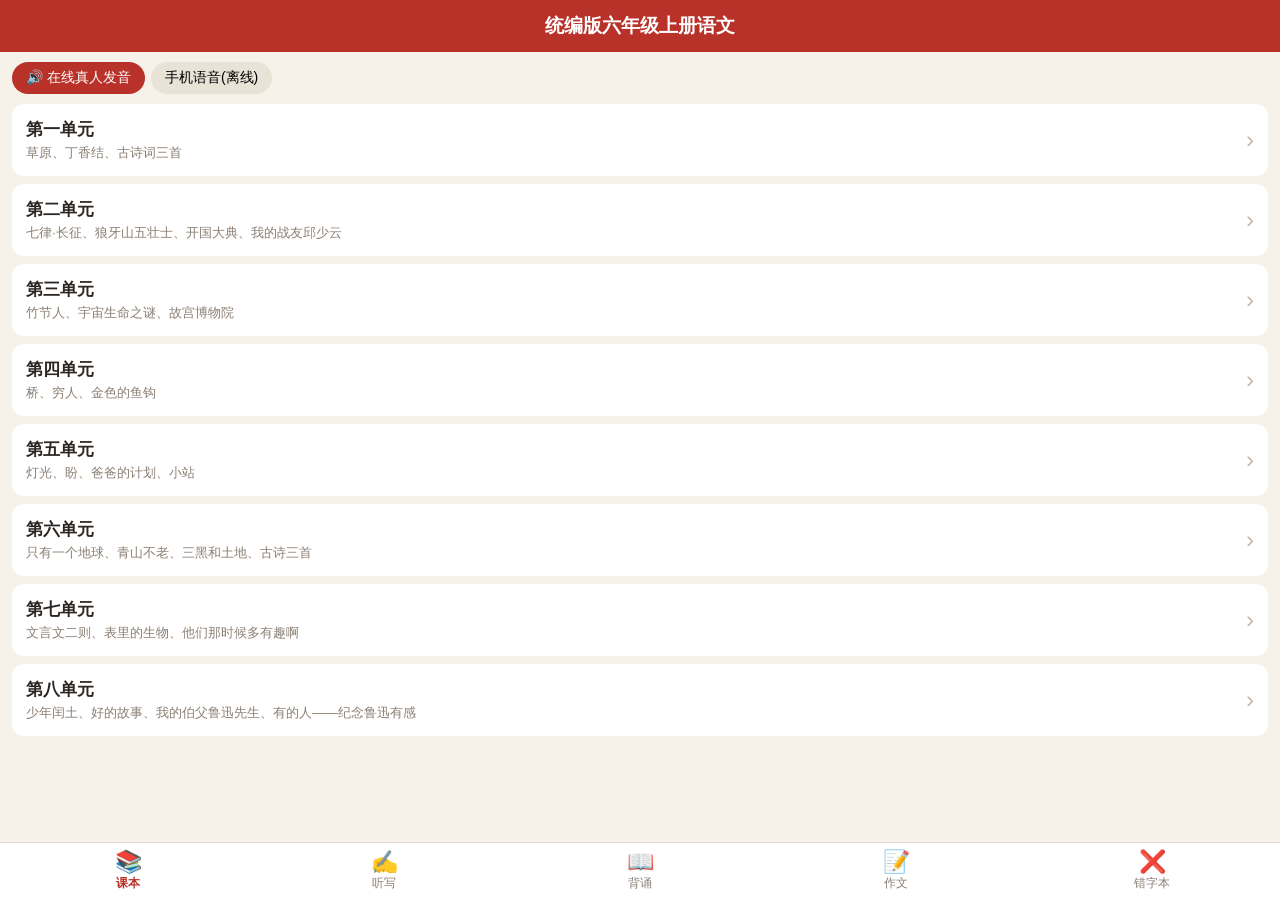
<file: www/index.html>
<!DOCTYPE html>
<html lang="zh-CN"><head><meta charset="utf-8">
<meta name="viewport" content="width=device-width,initial-scale=1,maximum-scale=1,user-scalable=no,viewport-fit=cover">
<title>六上语文</title>
<link rel="stylesheet" href="style.css">
</head><body>
<header id="hdr"><button id="back" onclick="App.back()">‹</button><h1 id="title">六上语文</h1><span></span></header>
<main id="main"></main>
<nav id="tabs">
<button data-t="home" class="on"><b>📚</b>课本</button>
<button data-t="dict"><b>✍️</b>听写</button>
<button data-t="recite"><b>📖</b>背诵</button>
<button data-t="essay"><b>📝</b>作文</button>
<button data-t="wrong"><b>❌</b>错字本</button>
</nav>
<script src="data.js"></script>
<script src="app.js"></script>
</body></html>
</file>
<file: www/style.css>
*{box-sizing:border-box;-webkit-tap-highlight-color:transparent}
body{margin:0;font-family:-apple-system,"PingFang SC","Noto Sans CJK SC","Microsoft YaHei",sans-serif;background:#f6f2ea;color:#2b2622;font-size:17px}
header{position:fixed;top:0;left:0;right:0;height:calc(52px + env(safe-area-inset-top));padding-top:env(safe-area-inset-top);background:#b8322a;color:#fff;display:flex;align-items:center;z-index:5}
header h1{flex:1;text-align:center;font-size:19px;margin:0;white-space:nowrap;overflow:hidden;text-overflow:ellipsis}
header button,header span{width:52px;height:52px;background:none;border:0;color:#fff;font-size:34px;line-height:1}
main{padding:calc(62px + env(safe-area-inset-top)) 12px calc(80px + env(safe-area-inset-bottom))}
nav{position:fixed;bottom:0;left:0;right:0;display:flex;background:#fff;border-top:1px solid #e3dbcf;padding-bottom:env(safe-area-inset-bottom);z-index:5}
nav button{flex:1;border:0;background:none;padding:6px 0 8px;font-size:12px;color:#8a7f74}
nav button b{display:block;font-size:22px;font-weight:normal}
nav button.on{color:#b8322a;font-weight:600}
.card{background:#fff;border-radius:14px;padding:14px;margin:0 0 12px;box-shadow:0 1px 3px rgba(0,0,0,.06)}
.item{display:flex;align-items:center;justify-content:space-between;padding:14px;background:#fff;border-radius:12px;margin-bottom:8px}
.item small{color:#8a7f74;display:block;margin-top:3px;font-size:13px}
.item:after{content:"›";color:#c4b9ab;font-size:24px}
.unit-h{font-size:14px;color:#8a7f74;margin:16px 4px 8px}
.chips{display:flex;flex-wrap:wrap;gap:8px;margin:8px 0}
.chip{padding:8px 14px;border-radius:20px;background:#fff;border:1px solid #e3dbcf;font-size:15px}
.chip.on{background:#b8322a;color:#fff;border-color:#b8322a}
.btn{display:inline-block;padding:11px 18px;border-radius:10px;border:0;background:#b8322a;color:#fff;font-size:16px;margin:4px 6px 4px 0}
.btn.g{background:#e9e2d7;color:#2b2622}.btn.ok{background:#3c8d4f}.btn.no{background:#c8802a}
.bigc{font-size:56px;font-family:"STKaiti","KaiTi","Kaiti SC",serif;text-align:center}
.py{color:#b8322a;font-size:15px}
.zi{display:flex;gap:14px;align-items:flex-start}
.zi .bigc{min-width:72px;font-size:48px;background:#fff8ef;border:2px solid #e9c9a8;border-radius:8px;position:relative;line-height:72px;height:76px}
.lbl{display:inline-block;font-size:12px;background:#f3e5d4;color:#8b5a2b;border-radius:4px;padding:1px 6px;margin-right:6px}
.row{margin:5px 0;line-height:1.6}
.poem{text-align:center;font-family:"STKaiti","KaiTi","Kaiti SC",serif;font-size:21px;line-height:2}
.poem h3{margin:0;font-size:24px}.poem .au{font-size:15px;color:#8a7f74}
.prose{line-height:1.9;white-space:pre-wrap;font-size:17px;text-indent:0}
.prose p{text-indent:2em;margin:0 0 6px}
.hide{color:transparent;background:#e9e2d7;border-radius:3px}
.dict-word{font-size:40px;text-align:center;margin:20px 0;letter-spacing:4px}
.stat{text-align:center;color:#8a7f74;font-size:14px}
.tabs2{display:flex;gap:6px;margin-bottom:10px;overflow-x:auto}
.tabs2 button{flex:none;border:0;background:#e9e2d7;border-radius:16px;padding:7px 14px;font-size:14px}
.tabs2 button.on{background:#b8322a;color:#fff}
ol,ul{padding-left:22px;line-height:1.8;margin:6px 0}
h4{margin:6px 0 8px;color:#b8322a}
.spk{border:0;background:#f3e5d4;border-radius:50%;width:34px;height:34px;font-size:16px}

.jx-main{border-left:4px solid #b8322a}
.jx-ju{background:#faf5ec;border-radius:8px;padding:8px 10px;margin:8px 0 4px;font-size:16px}
.jx-xi{color:#5a5047;font-size:15px;line-height:1.6;margin-bottom:6px}
.jx-st li{margin:4px 0;line-height:1.6}
.jx-q{border-top:1px solid #eee;padding:8px 0}.jx-q summary{font-weight:600;line-height:1.5}
.jx-q div{margin-top:6px;color:#4a4038;line-height:1.6}
.kewen .prose p{text-indent:2em;line-height:1.9;font-size:17px}
</file>
